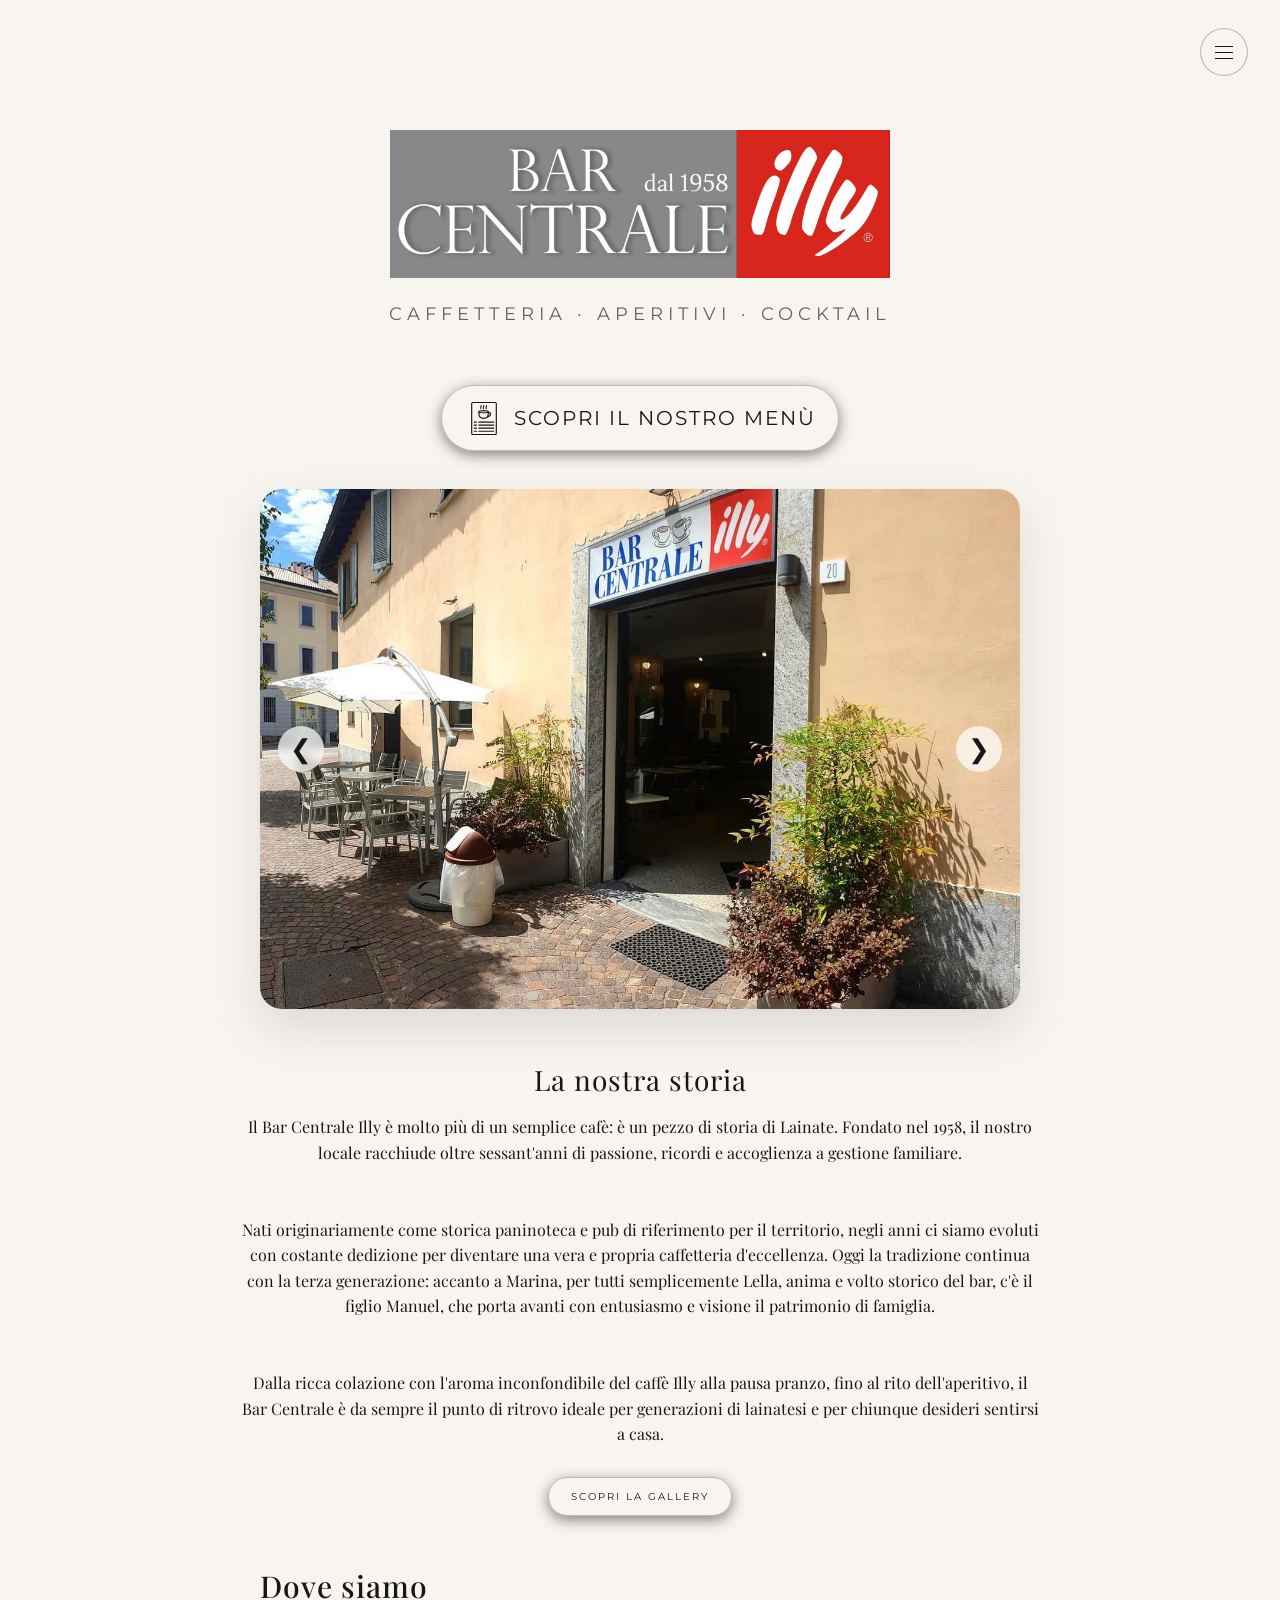
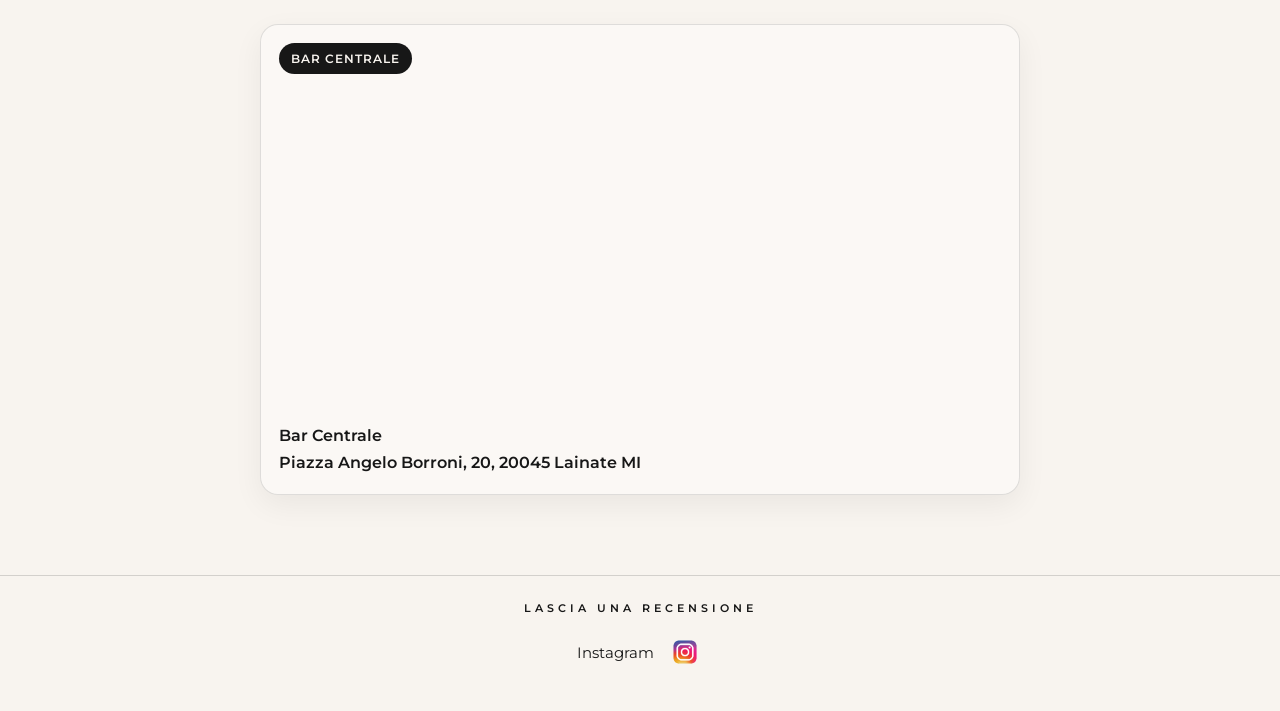
<file: index.html>
<!doctype html>

<html lang="it">
  <head>
    <meta charset="UTF-8" />

    <meta name="viewport" content="width=device-width, initial-scale=1.0" />

    <title>Bar Centrale | Piazza Angelo Borroni</title>

    <!-- Global styles -->

    <link rel="stylesheet" href="global_styles.css" />

    <!-- Componenti -->

    <link rel="stylesheet" href="components/navigation/navigation.css" />

    <link rel="stylesheet" href="components/site-header/site-header.css" />

    <link rel="stylesheet" href="components/footer/footer.css" />

    <link rel="stylesheet" href="components/location-card/location-card.css" />

    <style>
      * {
        box-sizing: border-box;
        margin: 0;
        padding: 0;
      }

      html {
        scroll-behavior: smooth;
      }

      body {
        min-height: 100vh;
        background: #f8f4ef;
        color: #171717;
      }

      /* =========================
       HERO
    ========================= */

      .hero {
        min-height: 100vh;
        display: flex;
        justify-content: center;
        align-items: flex-start;
        padding: 130px 25px 80px;
      }

      .hero-content {
        width: 100%;
        max-width: 800px;
        text-align: center;
      }

      /* =========================
       IMAGE SLIDER
    ========================= */

      .image-slider {
        margin: 38px auto 52px;
      }

      .slide {
        max-width: 100%;
      }

      /* =========================
       LOCATION
    ========================= */

      .location {
        margin-top: 45px;
        font-size: 11px;
        letter-spacing: 3px;
        text-transform: uppercase;
        opacity: 0.6;
      }

      /* =========================
       PULSANTE MENU
    ========================= */

      .menu-link {
        display: inline-flex;
        align-items: center;
        margin-top: 30px;
        padding: 12px 22px;
        border: 1px solid rgba(23, 23, 23, 0.25);
        border-radius: 999px;
        box-shadow: 0 4px 14px rgba(23, 23, 23, 0.5);
        color: #171717;
        text-decoration: none;
        text-transform: uppercase;
        letter-spacing: 2px;
        font-size: 20px;
        transition:
          background 0.2s ease,
          transform 0.2s ease;
      }

      .menu-link:hover {
        background: rgba(23, 23, 23, 0.04);
        transform: translateY(-1px);
      }

      /* =========================
       PULSANTE GALLERY
    ========================= */

      .gallery-link {
        display: inline-block;
        margin-top: 30px;
        padding: 12px 22px;
        border: 1px solid rgba(23, 23, 23, 0.25);
        border-radius: 999px;
        box-shadow: 0 4px 14px rgba(23, 23, 23, 0.5);
        color: #171717;
        text-decoration: none;
        text-transform: uppercase;
        letter-spacing: 2px;
        font-size: 10px;
        transition:
          background 0.2s ease,
          transform 0.2s ease;
      }

      .gallery-link:hover {
        background: rgba(23, 23, 23, 0.04);
        transform: translateY(-1px);
      }

      /* =========================
       STORY SECTION
    ========================= */

      .story-title {
        font-family: "Playfair Display", serif;
        font-size: 28px;
        font-weight: 400;
        margin-bottom: 16px;
        letter-spacing: 1px;
      }

      .story-description {
        font-family: "Playfair Display", serif;
        font-weight: 400;
        font-size: 16px;
        line-height: 1.6;
      }

      /* =========================
       STORY ANIMATIONS
    ========================= */

      @keyframes pop-word {
        to {
          opacity: 1;
          transform: rotateX(0deg);
        }
      }

      @keyframes fade-chunk {
        to {
          opacity: 1;
          transform: translateY(0);
        }
      }

      .story-title {
        perspective: 600px;
      }

      .story-word {
        display: inline-block;
        opacity: 0;
        transform: rotateX(100deg);
        transform-origin: 50% 100%;
      }

      .story-title.animate .story-word {
        animation: pop-word 1.2s cubic-bezier(0.14, 1.23, 0.33, 1.16) forwards;
      }

      .story-description {
        opacity: 1;
      }

      .story-chunk {
        display: block;
        opacity: 0;
        transform: translateY(14px);
      }

      .story-description.animate .story-chunk {
        animation: fade-chunk 1.2s ease forwards;
      }

      /* =========================
       SCROLL INDICATOR
    ========================= */

      .scroll {
        position: absolute;
        bottom: 30px;
        left: 50%;
        transform: translateX(-50%);
        font-size: 10px;
        letter-spacing: 3px;
        text-transform: uppercase;
        opacity: 0.5;
      }

      /* =========================
       MOBILE
    ========================= */

      @media (max-width: 700px) {
        .nav {
          padding: 20px;
        }
        .navigation {
          top: 78px;
          right: 20px;
        }
        .hero {
          padding: 110px 22px 50px;
        }
        .location {
          font-size: 9px;
          letter-spacing: 2px;
        }
        .story-title {
          font-size: 24px;
        }
        .story-description {
          font-size: 15px;
        }
        .menu-link {
          font-size: 15px;
        }
        .gallery-link {
          font-size: 10px;
        }
        .scroll {
          display: none;
        }
      }
    </style>
  </head>

  <body>
    <!-- NAVIGAZIONE -->

    <div id="nav-container"></div>

    <script src="components/navigation/navigation.js"></script>

    <!-- =========================

       HERO

  ========================== -->

    <main class="hero">
      <div class="hero-content">
        <!-- HEADER -->

        <div id="site-header-container"></div>

        <script src="components/site-header/site-header.js"></script>

        <!-- UNICO PULSANTE MENU -->

        <a class="menu-link" href="menu.html">
          <svg
            xmlns="http://www.w3.org/2000/svg"
            viewBox="0 0 474 562"
            aria-hidden="true"
            style="
              width: 2em;
              height: 2em;
              vertical-align: middle;
              margin-right: 10px;
              display: inline-block;
            "
          >
            <rect
              x="64"
              y="63"
              width="346"
              height="450"
              rx="18"
              fill="none"
              stroke="currentColor"
              stroke-width="16"
            />
            <g
              fill="none"
              stroke="currentColor"
              stroke-width="15"
              stroke-linecap="round"
              stroke-linejoin="round"
            >
              <path d="M195 106 C210 122 178 127 193 149" />
              <path d="M233 106 C248 122 216 127 231 149" />
              <path d="M271 106 C286 122 254 127 269 149" />
            </g>
            <g
              fill="none"
              stroke="currentColor"
              stroke-width="16"
              stroke-linecap="round"
              stroke-linejoin="round"
            >
              <ellipse cx="231.5" cy="192.5" rx="65.5" ry="15.5" />
              <path
                d="M166 193 V222 C166 261 191 287 231 287 C271 287 297 261 297 222 V193"
              />
              <path
                d="M299 211 C319 200 329 210 329 224 C329 241 314 255 291 262"
              />
            </g>
            <g
              fill="none"
              stroke="currentColor"
              stroke-width="16"
              stroke-linecap="round"
            >
              <path d="M101 338 H131 M164 338 H373" />
              <path d="M101 381 H131 M164 381 H373" />
              <path d="M101 424 H131 M164 424 H373" />
              <path d="M101 467 H131 M164 467 H373" />
            </g></svg
          >Scopri il nostro menù
        </a>

        <!-- SLIDER IMMAGINI -->

        <div id="image-slider-container"></div>

        <script src="components/image-slider/image-slider.js"></script>

        <!-- =========================

           LA NOSTRA STORIA

      ========================== -->

        <h2 class="story-title">La nostra storia</h2>

        <p class="story-description">
          Il Bar Centrale Illy è molto più di un semplice cafè: è un pezzo di
          storia di Lainate. Fondato nel 1958, il nostro locale racchiude oltre
          sessant'anni di passione, ricordi e accoglienza a gestione familiare.

          <br /><br />

          Nati originariamente come storica paninoteca e pub di riferimento per
          il territorio, negli anni ci siamo evoluti con costante dedizione per
          diventare una vera e propria caffetteria d'eccellenza. Oggi la
          tradizione continua con la terza generazione: accanto a Marina, per
          tutti semplicemente Lella, anima e volto storico del bar, c'è il
          figlio Manuel, che porta avanti con entusiasmo e visione il patrimonio
          di famiglia.

          <br /><br />

          Dalla ricca colazione con l'aroma inconfondibile del caffè Illy alla
          pausa pranzo, fino al rito dell'aperitivo, il Bar Centrale è da sempre
          il punto di ritrovo ideale per generazioni di lainatesi e per chiunque
          desideri sentirsi a casa.
        </p>

        <!-- PULSANTE GALLERY -->

        <a class="gallery-link" href="gallery.html"> Scopri la gallery </a>

        <!-- LOCATION CARD -->

        <div id="location-card-container"></div>
      </div>
    </main>

    <!-- =========================

       FOOTER

  ========================== -->

    <div id="footer-container"></div>

    <script src="components/footer/footer.js"></script>

    <script src="components/location-card/location-card.js"></script>

    <script>
      /* =========================

       STORY REVEAL

    ========================= */

      (function () {
        const title = document.querySelector(".story-title");
        const desc = document.querySelector(".story-description");

        // Wrap each title word in an animated span
        const words = title.textContent.trim().split(/\s+/);
        title.innerHTML = words
          .map(
            (w, i) =>
              `<span class="story-word" style="animation-delay:${(i * 0.06).toFixed(2)}s">${w}</span>`,
          )
          .join(" ");

        // Split description on paragraph breaks and wrap each in an animated span
        const paragraphs = desc.innerHTML.split(/<br\s*\/?>\s*<br\s*\/?>/i);
        const titleDelay = words.length * 0.06 + 0.1;
        desc.innerHTML = paragraphs
          .map(
            (p, i) =>
              `<span class="story-chunk" style="animation-delay:${(titleDelay + i * 0.2).toFixed(2)}s">${p.trim()}</span>`,
          )
          .join("<br><br>");

        const storyObserver = new IntersectionObserver(
          (entries) => {
            entries.forEach((entry) => {
              if (entry.isIntersecting) {
                entry.target.classList.add("animate");
                storyObserver.unobserve(entry.target);
              }
            });
          },
          { threshold: 0.25 },
        );

        storyObserver.observe(title);
        storyObserver.observe(desc);
      })();
    </script>
  </body>
</html>
</file>
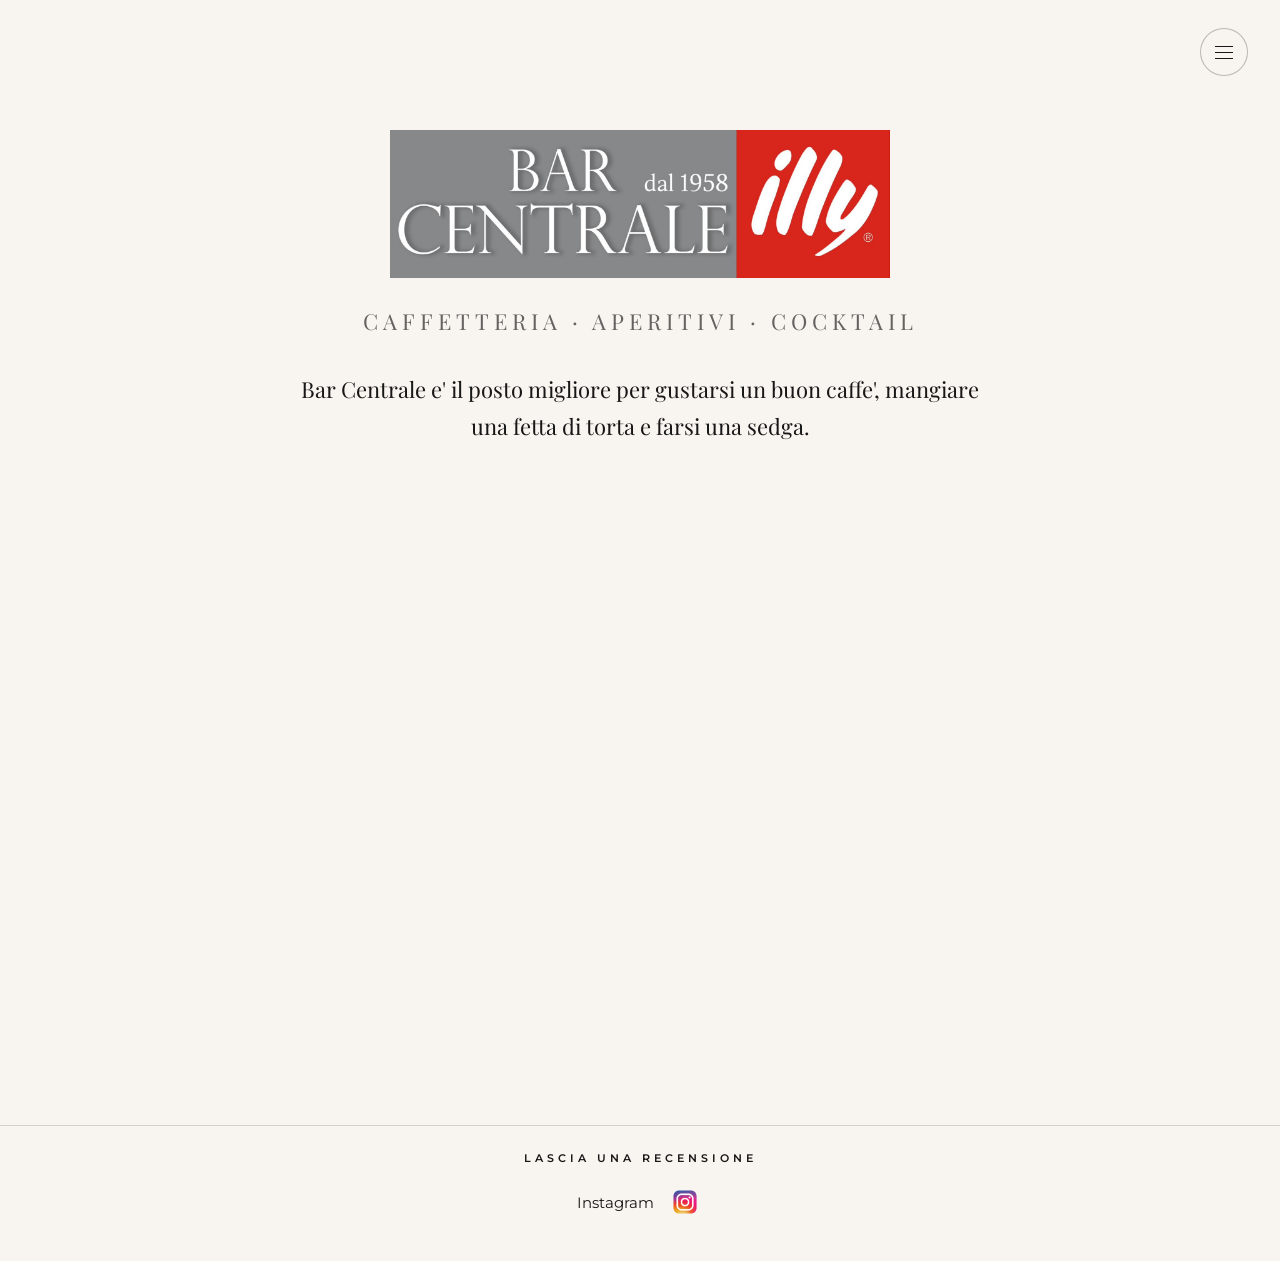
<file: chi-siamo.html>
<!doctype html>

<html lang="it">
  <head>
    <meta charset="UTF-8" />
    <meta name="viewport" content="width=device-width, initial-scale=1.0" />

    <title>Bar Centrale | Chi Siamo</title>

    <link rel="stylesheet" href="global_styles.css" />

    <link rel="stylesheet" href="components/navigation/navigation.css" />
    <link rel="stylesheet" href="components/site-header/site-header.css" />
    <link rel="stylesheet" href="components/footer/footer.css" />
    <link rel="stylesheet" href="components/location-card/location-card.css" />

    <style>
      * {
        box-sizing: border-box;
        margin: 0;
        padding: 0;
      }

      body {
        min-height: 100vh;
        background: #f8f4ef;
        color: #171717;
      }

      .page {
        max-width: 750px;
        margin: auto;
        padding: 130px 25px 80px;
        text-align: center;
      }

      h1 {
        margin-bottom: 25px;
      }

      .page p {
        font-family: "Playfair Display", serif;
        font-size: 22px;
        line-height: 1.7;
      }

      @media (max-width: 700px) {
        .nav {
          padding: 20px;
        }

        .navigation {
          top: 78px;
          right: 20px;
        }

        .page {
          padding-top: 110px;
        }

        .page p {
          font-size: 19px;
        }
      }
    </style>
  </head>

  <body>
    <div id="nav-container"></div>
    <script src="components/navigation/navigation.js"></script>

    <main class="page">
      <div id="site-header-container"></div>
      <script src="components/site-header/site-header.js"></script>

      <p>
        Bar Centrale e' il posto migliore per gustarsi un buon caffe', mangiare
        una fetta di torta e farsi una sedga.
      </p>

      <div id="location-card-container"></div>
    </main>

    <div id="footer-container"></div>
    <script src="components/footer/footer.js"></script>
    <script src="components/location-card/location-card.js"></script>
  </body>
</html>
</file>
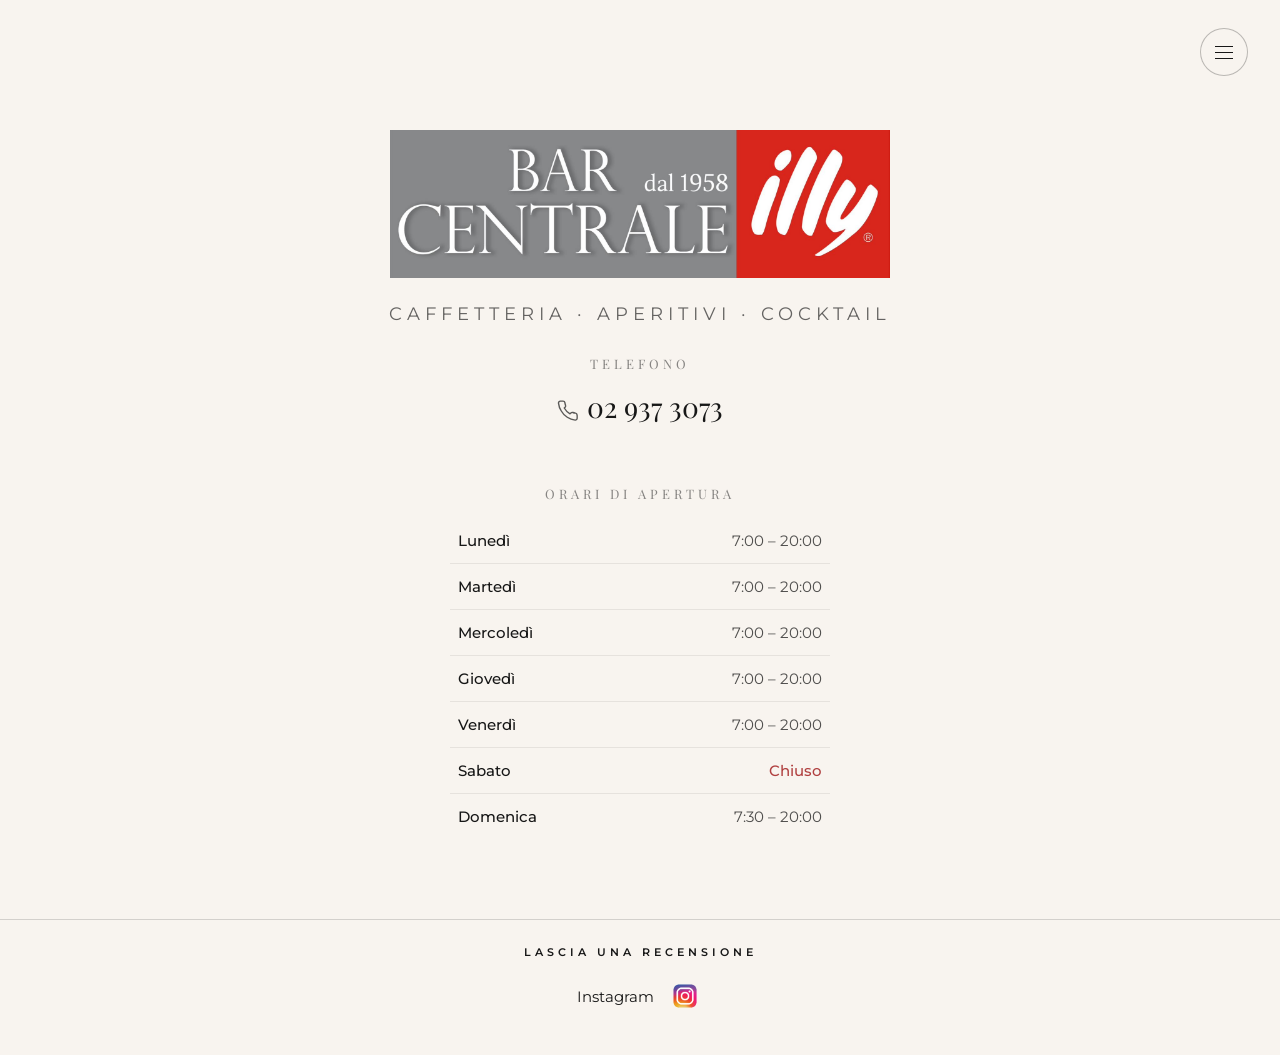
<file: contatti.html>
<!doctype html>

<html lang="it">
  <head>
    <meta charset="UTF-8" />
    <meta name="viewport" content="width=device-width, initial-scale=1.0" />

    <title>Bar Centrale | Contatti & Orari</title>

    <link rel="stylesheet" href="global_styles.css" />

    <link rel="stylesheet" href="components/navigation/navigation.css" />
    <link rel="stylesheet" href="components/site-header/site-header.css" />
    <link rel="stylesheet" href="components/footer/footer.css" />

    <style>
      * {
        box-sizing: border-box;
        margin: 0;
        padding: 0;
      }

      body {
        min-height: 100vh;
        background: #f8f4ef;
        color: #171717;
      }

      .page {
        max-width: 650px;
        margin: auto;
        padding: 130px 25px 80px;
        text-align: center;
      }

      h1 {
        margin-bottom: 50px;
      }

      .section-title {
        font-family: "Playfair Display", serif;
        font-size: 13px;
        letter-spacing: 4px;
        text-transform: uppercase;
        opacity: 0.5;
        margin-bottom: 16px;
      }

      .phone {
        font-family: "Playfair Display", serif;
        font-size: 28px;
        font-weight: 400;
        margin-bottom: 60px;
      }

      .phone a {
        color: #171717;
        text-decoration: none;
      }

      .phone a:hover {
        opacity: 0.65;
      }

      .hours-table {
        width: 100%;
        max-width: 380px;
        margin: 0 auto;
        border-collapse: collapse;
      }

      .hours-table tr {
        border-bottom: 1px solid rgba(23, 23, 23, 0.08);
      }

      .hours-table tr:last-child {
        border-bottom: none;
      }

      .hours-table td {
        padding: 13px 8px;
        font-family: "Montserrat", sans-serif;
        font-size: 15px;
      }

      .hours-table td:first-child {
        text-align: left;
        font-weight: 500;
      }

      .hours-table td:last-child {
        text-align: right;
        opacity: 0.75;
      }

      .closed {
        color: #b04040;
        font-weight: 500;
        opacity: 1 !important;
      }

      @media (max-width: 700px) {
        .nav {
          padding: 20px;
        }

        .navigation {
          top: 78px;
          right: 20px;
        }

        .page {
          padding-top: 110px;
        }

        h1 {
          font-size: 36px;
          margin-bottom: 40px;
        }

        .phone {
          font-size: 24px;
        }

        .hours-table td {
          font-size: 14px;
        }
      }
    </style>
  </head>

  <body>
    <div id="nav-container"></div>
    <script src="components/navigation/navigation.js"></script>

    <main class="page">
      <div id="site-header-container"></div>
      <script src="components/site-header/site-header.js"></script>

      <p class="section-title">Telefono</p>
      <p class="phone">
        <svg
          xmlns="http://www.w3.org/2000/svg"
          width="22"
          height="22"
          viewBox="0 0 24 24"
          fill="none"
          stroke="currentColor"
          stroke-width="1.5"
          stroke-linecap="round"
          stroke-linejoin="round"
          style="vertical-align: middle; margin-right: 8px; opacity: 0.7"
        >
          <path
            d="M22 16.92v3a2 2 0 0 1-2.18 2 19.79 19.79 0 0 1-8.63-3.07A19.5 19.5 0 0 1 4.69 12a19.79 19.79 0 0 1-3.07-8.67A2 2 0 0 1 3.6 1.18h3a2 2 0 0 1 2 1.72c.127.96.361 1.903.7 2.81a2 2 0 0 1-.45 2.11L7.91 8.77a16 16 0 0 0 6.29 6.29l.96-.96a2 2 0 0 1 2.11-.45c.907.339 1.85.573 2.81.7a2 2 0 0 1 1.72 2.02z"
          /></svg
        ><a href="tel:0293730738">02 937 3073</a>
      </p>

      <p class="section-title">Orari di apertura</p>
      <table class="hours-table">
        <tbody>
          <tr>
            <td>Lunedì</td>
            <td>7:00 – 20:00</td>
          </tr>
          <tr>
            <td>Martedì</td>
            <td>7:00 – 20:00</td>
          </tr>
          <tr>
            <td>Mercoledì</td>
            <td>7:00 – 20:00</td>
          </tr>
          <tr>
            <td>Giovedì</td>
            <td>7:00 – 20:00</td>
          </tr>
          <tr>
            <td>Venerdì</td>
            <td>7:00 – 20:00</td>
          </tr>
          <tr>
            <td>Sabato</td>
            <td class="closed">Chiuso</td>
          </tr>
          <tr>
            <td>Domenica</td>
            <td>7:30 – 20:00</td>
          </tr>
        </tbody>
      </table>
    </main>

    <div id="footer-container"></div>
    <script src="components/footer/footer.js"></script>
  </body>
</html>
</file>
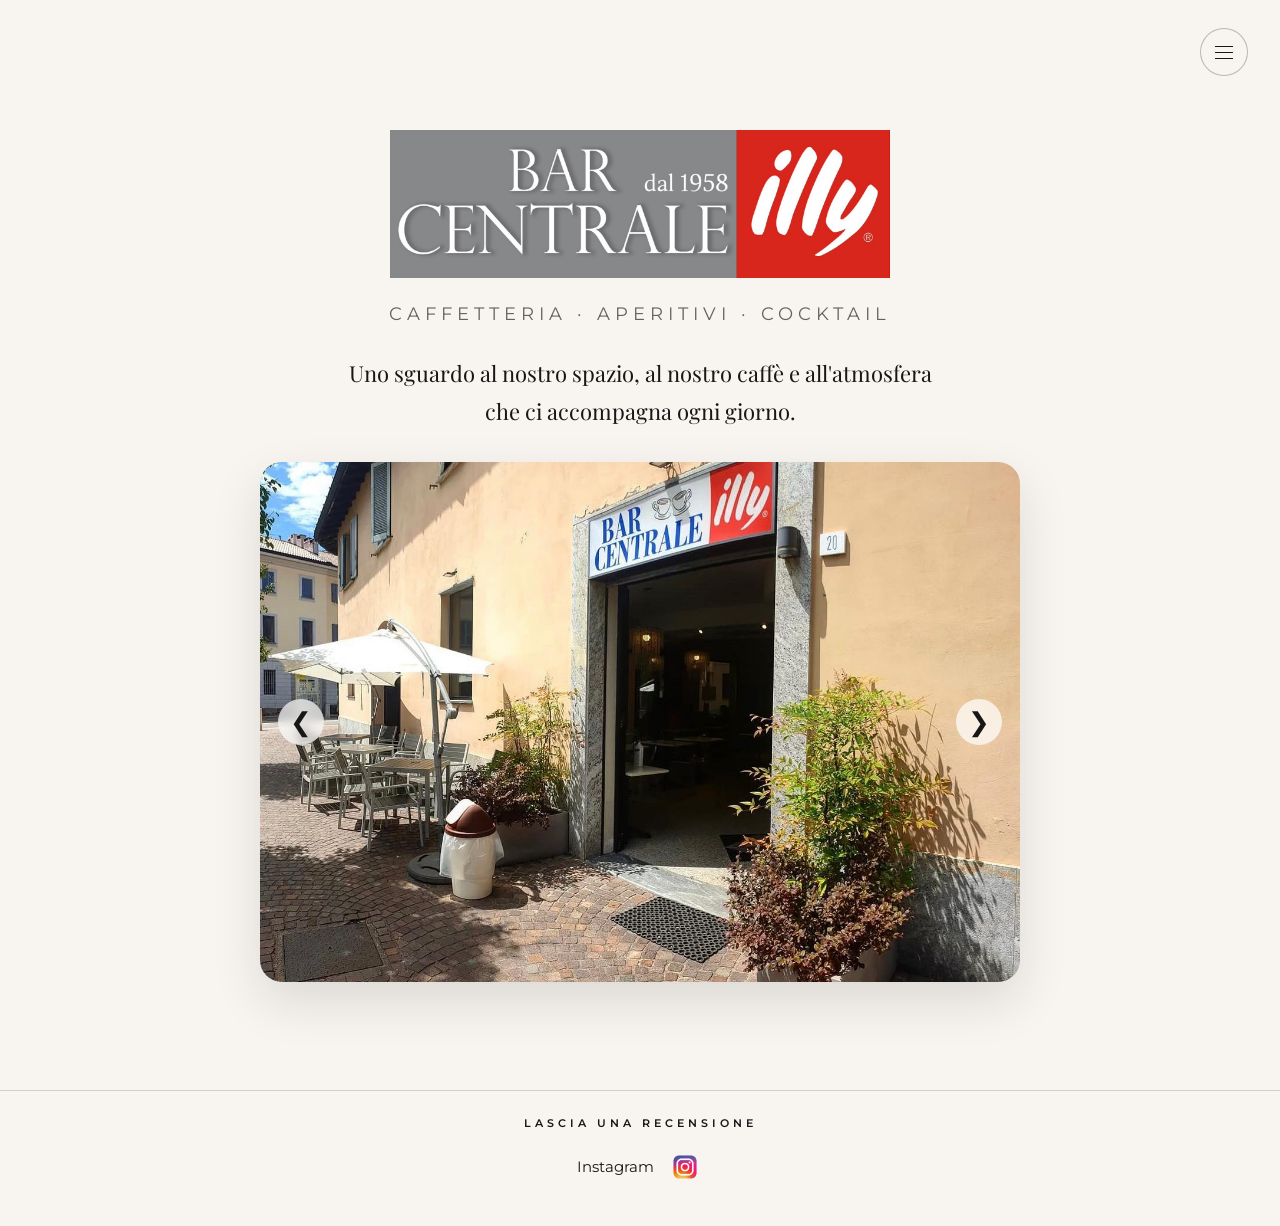
<file: gallery.html>
<!-- Gallery section with images-->

<!doctype html>

<html lang="it">
  <head>
    <meta charset="UTF-8" />
    <meta name="viewport" content="width=device-width, initial-scale=1.0" />

    <title>Bar Centrale | Gallery</title>

    <link rel="stylesheet" href="global_styles.css" />

    <link rel="stylesheet" href="components/navigation/navigation.css" />
    <link rel="stylesheet" href="components/site-header/site-header.css" />
    <link rel="stylesheet" href="components/footer/footer.css" />

    <style>
      * {
        box-sizing: border-box;
        margin: 0;
        padding: 0;
      }

      body {
        min-height: 100vh;
        background: #f8f4ef;
        color: #171717;
      }

      .page {
        max-width: 920px;
        margin: auto;
        padding: 130px 25px 80px;
        text-align: center;
      }

      h1 {
        margin-bottom: 25px;
      }

      .gallery-intro {
        max-width: 620px;
        margin: 0 auto 32px;
        font-family: "Playfair Display", serif;
        font-size: 22px;
        line-height: 1.7;
      }

      .image-slider {
        margin: 0 auto 28px;
      }

      @media (max-width: 700px) {
        .nav {
          padding: 20px;
        }

        .navigation {
          top: 78px;
          right: 20px;
        }

        .page {
          padding-top: 110px;
        }

        .gallery-intro {
          font-size: 19px;
        }
      }
    </style>
  </head>

  <body>
    <div id="nav-container"></div>
    <script src="components/navigation/navigation.js"></script>

    <main class="page">
      <div id="site-header-container"></div>
      <script src="components/site-header/site-header.js"></script>

      <p class="gallery-intro">
        Uno sguardo al nostro spazio, al nostro caffè e all'atmosfera che ci
        accompagna ogni giorno.
      </p>

      <div id="image-slider-container"></div>
      <script src="components/image-slider/image-slider.js"></script>
    </main>

    <div id="footer-container"></div>
    <script src="components/footer/footer.js"></script>
  </body>
</html>
</file>
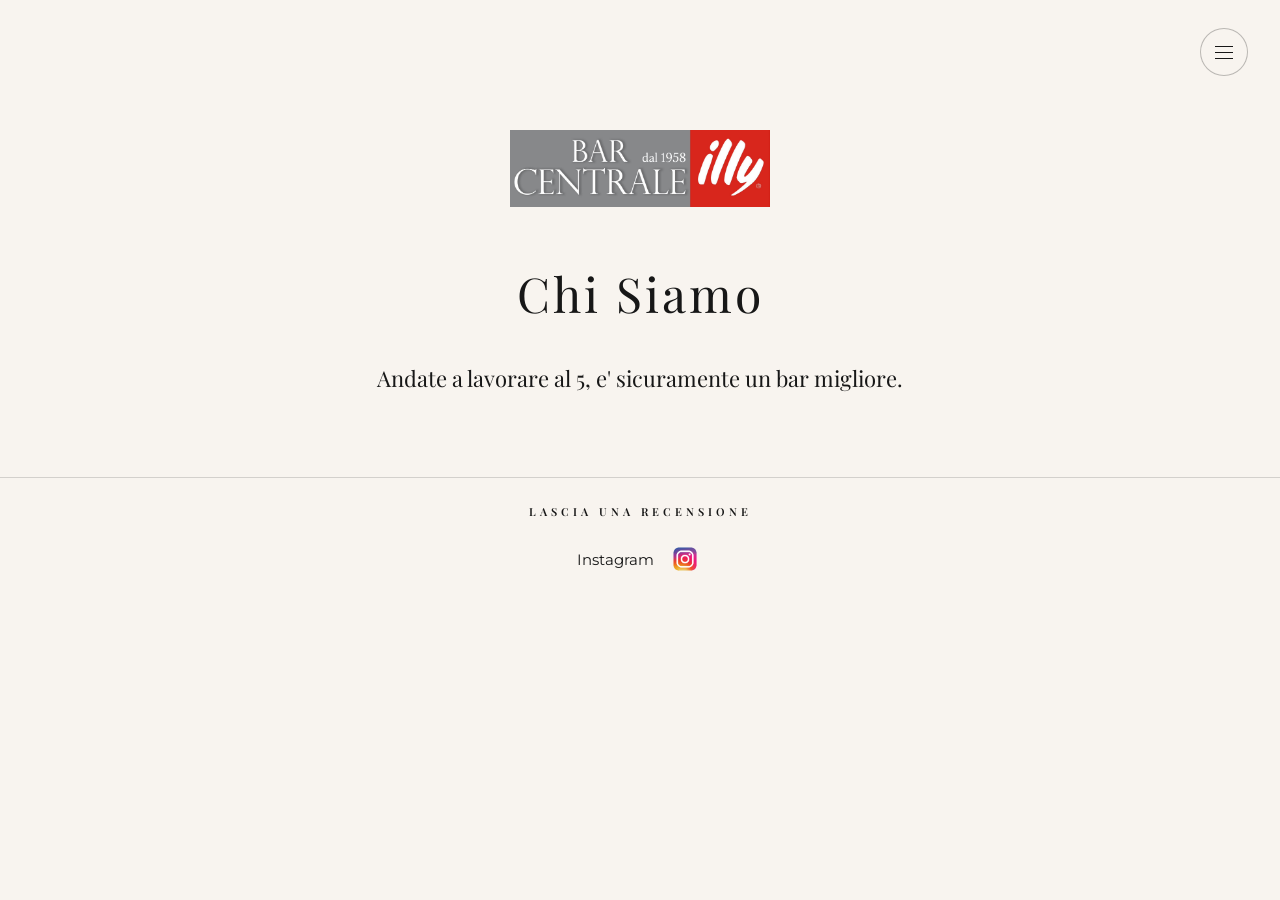
<file: lavora-con-noi.html>
<!doctype html>

<html lang="it">
  <head>
    <meta charset="UTF-8" />
    <meta name="viewport" content="width=device-width, initial-scale=1.0" />

    <title>Bar Centrale | Lavora Con Noi</title>

    <link rel="preconnect" href="https://fonts.googleapis.com" />
    <link rel="preconnect" href="https://fonts.gstatic.com" crossorigin />

    <link
      href="https://fonts.googleapis.com/css2?family=Montserrat:wght@300;400;500;600&family=Playfair+Display:wght@400;500&display=swap"
      rel="stylesheet"
    />

    <link rel="stylesheet" href="components/navigation/navigation.css" />
    <link rel="stylesheet" href="components/footer/footer.css" />

    <style>
      * {
        box-sizing: border-box;
        margin: 0;
        padding: 0;
      }

      body {
        min-height: 100vh;
        background: #f8f4ef;
        color: #171717;
        font-family: "Montserrat", sans-serif;
      }

      .page {
        max-width: 750px;
        margin: auto;
        padding: 130px 25px 80px;
        text-align: center;
      }

      .logo-image {
        width: min(260px, 70vw);
        margin-bottom: 50px;
      }

      h1 {
        font-family: "Playfair Display", serif;
        font-size: 48px;
        font-weight: 400;
        letter-spacing: 3px;
        margin-bottom: 35px;
      }

      p {
        font-family: "Playfair Display", serif;
        font-size: 22px;
        line-height: 1.7;
      }

      @media (max-width: 700px) {
        .nav {
          padding: 20px;
        }

        .navigation {
          top: 78px;
          right: 20px;
        }

        .page {
          padding-top: 110px;
        }

        h1 {
          font-size: 38px;
        }

        p {
          font-size: 19px;
        }
      }
    </style>
  </head>

  <body>
    <div id="nav-container"></div>
    <script src="components/navigation/navigation.js"></script>

    <main class="page">
      <img src="assets/bar_logo.jpeg" alt="Bar Centrale" class="logo-image" />

      <h1>Chi Siamo</h1>

      <p>Andate a lavorare al 5, e' sicuramente un bar migliore.</p>
    </main>

    <div id="footer-container"></div>
    <script src="components/footer/footer.js"></script>
  </body>
</html>
</file>
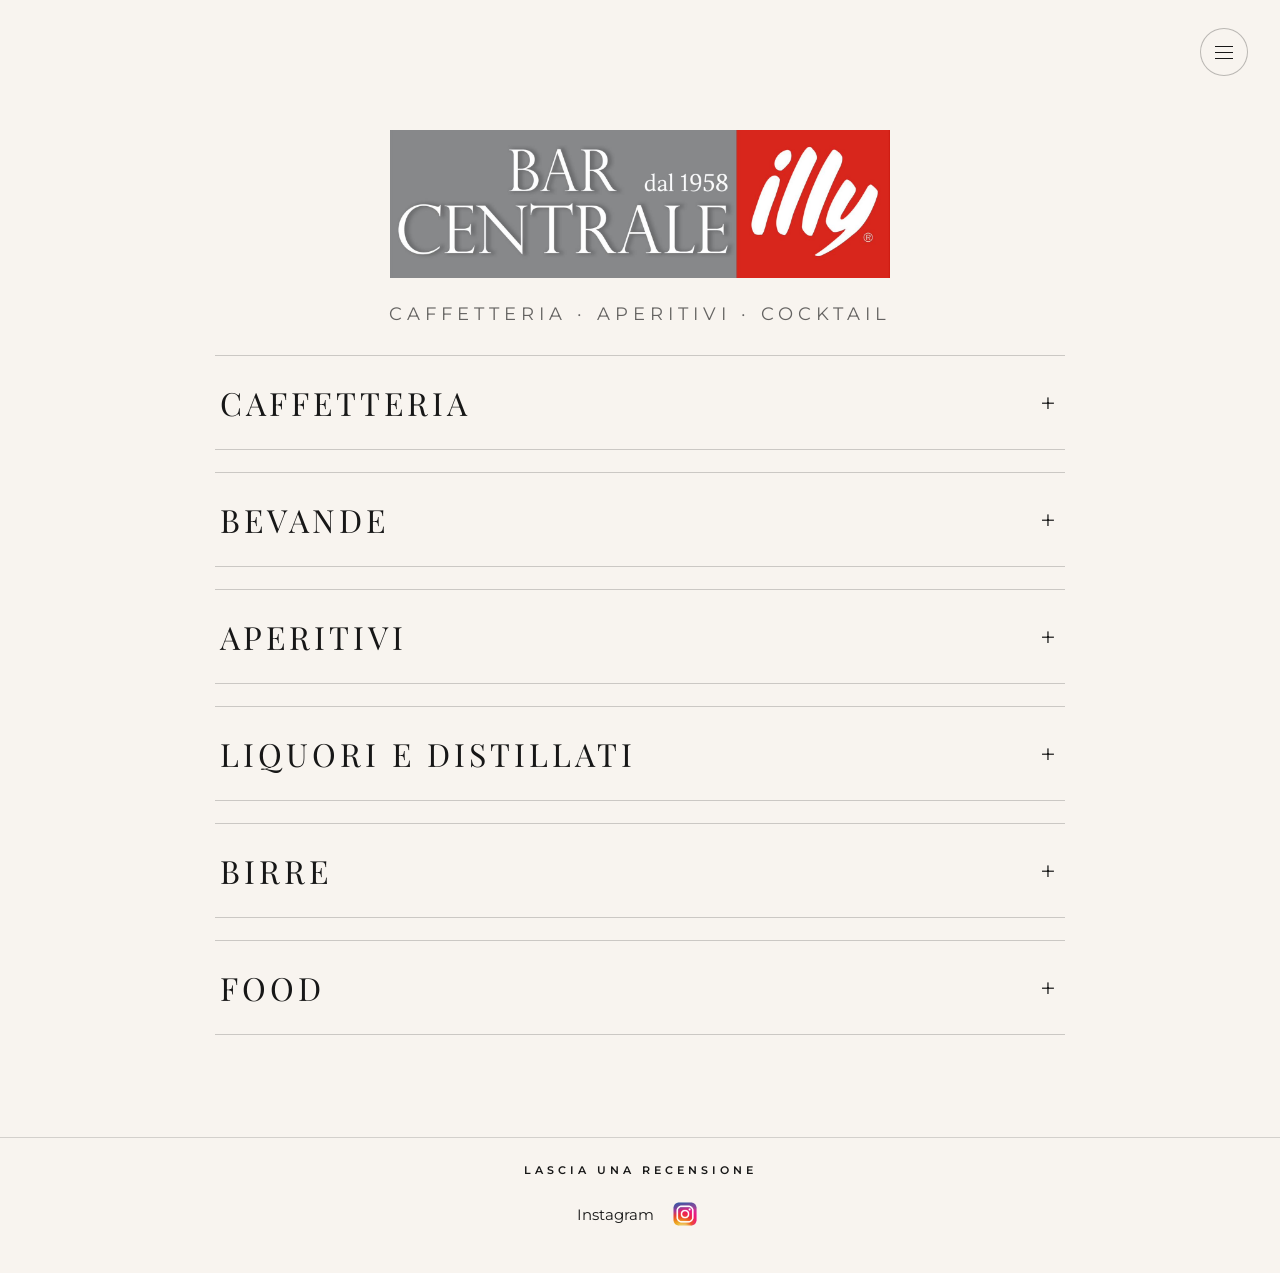
<file: menu.html>
<!doctype html>

<html lang="it">
  <head>
    <meta charset="UTF-8" />
    <meta name="viewport" content="width=device-width, initial-scale=1.0" />

    <title>Bar Centrale | Menu</title>

    <!-- Global styles -->

    <link rel="stylesheet" href="global_styles.css" />

    <!-- Components -->

    <link rel="stylesheet" href="components/navigation/navigation.css" />
    <link rel="stylesheet" href="components/site-header/site-header.css" />
    <link rel="stylesheet" href="components/footer/footer.css" />

    <style>
      /* =========================
     RESET & GLOBAL
  ========================== */

      *,
      *::before,
      *::after {
        box-sizing: border-box;
        margin: 0;
        padding: 0;
      }

      html {
        scroll-behavior: smooth;
      }

      body {
        min-height: 100vh;
        background: #f8f4ef;
        color: #171717;
      }

      /* =========================
     PAGE
  ========================== */

      .page {
        max-width: 900px;
        margin: 0 auto;
        padding: 130px 25px 80px;
      }

      /* =========================
     SEZIONI A TENDINA
  ========================== */

      .accordion {
        margin-bottom: 22px;
        border-top: 1px solid rgba(0, 0, 0, 0.18);
        border-bottom: 1px solid rgba(0, 0, 0, 0.18);
      }

      .accordion summary {
        list-style: none;
        cursor: pointer;

        display: flex;
        justify-content: space-between;
        align-items: center;

        padding: 25px 5px;

        font-family: "Playfair Display", serif;
        font-size: 32px;
        font-weight: 400;
        letter-spacing: 4px;
        text-transform: uppercase;

        user-select: none;
      }

      .accordion summary::-webkit-details-marker {
        display: none;
      }

      .accordion summary::after {
        content: "+";
        font-family: "Montserrat", sans-serif;
        font-size: 28px;
        font-weight: 300;
        transition: transform 0.3s ease;
      }

      .accordion[open] summary::after {
        content: "−";
      }

      .accordion-content {
        padding: 5px 5px 35px;
        text-align: left;
      }

      /* =========================
     VOCI MENU
  ========================== */

      .two-columns {
        display: grid;
        grid-template-columns: 1fr 1fr;
        gap: 55px;
        align-items: start;
        justify-items: stretch;
      }

      .two-columns > div {
        text-align: left;
      }

      .menu-item {
        display: flex;
        justify-content: space-between;
        align-items: baseline;
        gap: 20px;

        margin-bottom: 12px;

        font-size: 14px;
        text-transform: uppercase;
        text-align: left;
        width: 100%;
      }

      .menu-item-name {
        flex: 1;
        text-align: left;
      }

      .price {
        white-space: nowrap;
        font-weight: 500;
      }

      /* =========================
     NOTE & INFO
  ========================== */

      .section-note {
        margin-top: 15px;
        font-size: 12px;
        text-transform: uppercase;
        text-align: center;
        opacity: 0.75;
      }

      /* =========================
     SMARTPHONE
  ========================== */

      @media (max-width: 700px) {
        .page {
          width: 100%;
          padding: 110px 22px 50px;
        }

        .accordion summary {
          padding: 20px 3px;
          font-size: 24px;
          letter-spacing: 2px;
        }

        .accordion summary::after {
          font-size: 24px;
        }

        .accordion-content {
          padding: 5px 3px 30px;
        }

        .two-columns {
          grid-template-columns: 1fr;
          gap: 0;
        }

        .menu-item {
          margin-bottom: 13px;
          font-size: 12px;
        }
      }

      @media (max-width: 430px) {
        .accordion summary {
          font-size: 21px;
          letter-spacing: 1.5px;
        }
      }
    </style>
  </head>

  <body>
    <!-- ========================= NAVIGATION ========================== -->

    <div id="nav-container"></div>
    <script src="components/navigation/navigation.js"></script>

    <!-- ========================= SITE HEADER ========================== -->

    <main class="page">
      <div id="site-header-container"></div>

      <script src="components/site-header/site-header.js"></script>

      <!-- =========================
         CAFFETTERIA
    ========================== -->

      <details class="accordion">
        <summary>Caffetteria</summary>

        <div class="accordion-content">
          <div class="two-columns">
            <!-- COLONNA SINISTRA -->

            <div>
              <div class="menu-item">
                <span class="menu-item-name">Brioche</span>
                <span class="price">€1,50</span>
              </div>

              <div class="menu-item">
                <span class="menu-item-name">Caffè</span>
                <span class="price">€1,50</span>
              </div>

              <div class="menu-item">
                <span class="menu-item-name">Caffè Americano</span>
                <span class="price">€1,50</span>
              </div>

              <div class="menu-item">
                <span class="menu-item-name">Caffè Macchiato</span>
                <span class="price">€1,50</span>
              </div>

              <div class="menu-item">
                <span class="menu-item-name">Caffè Decaffeinato</span>
                <span class="price">€1,50</span>
              </div>

              <div class="menu-item">
                <span class="menu-item-name">Caffè con Panna</span>
                <span class="price">€2,50</span>
              </div>

              <div class="menu-item">
                <span class="menu-item-name">Macchiatone</span>
                <span class="price">€1,80</span>
              </div>

              <div class="menu-item">
                <span class="menu-item-name">Cappuccio</span>
                <span class="price">€2,00</span>
              </div>

              <div class="menu-item">
                <span class="menu-item-name">Ginseng Piccolo</span>
                <span class="price">€1,50</span>
              </div>

              <div class="menu-item">
                <span class="menu-item-name">Ginseng Grande</span>
                <span class="price">€2,00</span>
              </div>
            </div>

            <!-- COLONNA DESTRA -->

            <div>
              <div class="menu-item">
                <span class="menu-item-name">Orzo Piccolo</span>
                <span class="price">€1,50</span>
              </div>

              <div class="menu-item">
                <span class="menu-item-name">Orzo Grande</span>
                <span class="price">€2,00</span>
              </div>

              <div class="menu-item">
                <span class="menu-item-name">Latte Bianco</span>
                <span class="price">€2,00</span>
              </div>

              <div class="menu-item">
                <span class="menu-item-name">Latte Macchiato</span>
                <span class="price">€2,50</span>
              </div>

              <div class="menu-item">
                <span class="menu-item-name">Caffè Corretto</span>
                <span class="price">€2,00</span>
              </div>

              <div class="menu-item">
                <span class="menu-item-name">Caffè Shakerato</span>
                <span class="price">€3,00</span>
              </div>

              <div class="menu-item">
                <span class="menu-item-name">Cioccolata Liscia</span>
                <span class="price">€3,00</span>
              </div>

              <div class="menu-item">
                <span class="menu-item-name">Crema al Caffè Piccola</span>
                <span class="price">€2,00</span>
              </div>

              <div class="menu-item">
                <span class="menu-item-name">Crema al Caffè Media</span>
                <span class="price">€3,50</span>
              </div>

              <div class="menu-item">
                <span class="menu-item-name">Selezione di thé e tisane</span>
                <span class="price">€2,50</span>
              </div>
            </div>

            <div class="menu-item">
              <span
                class="menu-item-name"
                style="font-size: 14px; font-style: italic"
                >Varianti: Soia / Deca / Ginseng</span
              >
              <span class="price">+ €0,10</span>
            </div>
          </div>
        </div>
      </details>

      <!-- =========================
         BEVANDE
    ========================== -->

      <details class="accordion">
        <summary>Bevande</summary>

        <div class="accordion-content">
          <div class="two-columns">
            <!-- COLONNA SINISTRA -->

            <div>
              <div class="menu-item">
                <span class="menu-item-name">Acqua Frizzante</span>
                <span class="price">€1,50</span>
              </div>

              <div class="menu-item">
                <span class="menu-item-name">Acqua Naturale</span>
                <span class="price">€1,50</span>
              </div>

              <div class="menu-item">
                <span class="menu-item-name">Acqua Tonica</span>
                <span class="price">€3,00</span>
              </div>

              <div class="menu-item">
                <span class="menu-item-name">Aranciata Amara</span>
                <span class="price">€3,00</span>
              </div>

              <div class="menu-item">
                <span class="menu-item-name">Cedrata</span>
                <span class="price">€3,00</span>
              </div>

              <div class="menu-item">
                <span class="menu-item-name">Chinotto</span>
                <span class="price">€3,00</span>
              </div>

              <div class="menu-item">
                <span class="menu-item-name">Coca Cola</span>
                <span class="price">€3,00</span>
              </div>

              <div class="menu-item">
                <span class="menu-item-name">Coca Zero</span>
                <span class="price">€3,00</span>
              </div>

              <div class="menu-item">
                <span class="menu-item-name">Fanta</span>
                <span class="price">€3,00</span>
              </div>

              <div class="menu-item">
                <span class="menu-item-name">Lemon Soda</span>
                <span class="price">€3,00</span>
              </div>
            </div>

            <!-- COLONNA DESTRA -->

            <div>
              <div class="menu-item">
                <span class="menu-item-name">Red Bull</span>
                <span class="price">€3,00</span>
              </div>

              <div class="menu-item">
                <span class="menu-item-name">Sprite</span>
                <span class="price">€3,00</span>
              </div>

              <div class="menu-item">
                <span class="menu-item-name">Succo Pera</span>
                <span class="price">€3,00</span>
              </div>

              <div class="menu-item">
                <span class="menu-item-name">Succo Pesca</span>
                <span class="price">€3,00</span>
              </div>

              <div class="menu-item">
                <span class="menu-item-name">Succo Albicocca</span>
                <span class="price">€3,00</span>
              </div>

              <div class="menu-item">
                <span class="menu-item-name">Succo ACE</span>
                <span class="price">€3,00</span>
              </div>

              <div class="menu-item">
                <span class="menu-item-name">Succo Ananas</span>
                <span class="price">€3,00</span>
              </div>

              <div class="menu-item">
                <span class="menu-item-name">Succo Mirtillo</span>
                <span class="price">€3,00</span>
              </div>

              <div class="menu-item">
                <span class="menu-item-name">Thé Limone</span>
                <span class="price">€3,00</span>
              </div>

              <div class="menu-item">
                <span class="menu-item-name">Thé Pesca</span>
                <span class="price">€3,00</span>
              </div>
            </div>
          </div>
        </div>
      </details>

      <!-- =========================
         APERITIVI & DRINK
    ========================== -->

      <details class="accordion">
        <summary>Aperitivi</summary>

        <div class="accordion-content">
          <div class="two-columns">
            <!-- COLONNA SINISTRA -->

            <div>
              <div class="menu-item">
                <span class="menu-item-name">Milano-Torino</span>
                <span class="price">€7,00</span>
              </div>

              <div class="menu-item">
                <span class="menu-item-name">Americano</span>
                <span class="price">€7,00</span>
              </div>

              <div class="menu-item">
                <span class="menu-item-name">Negroni</span>
                <span class="price">€7,00</span>
              </div>

              <div class="menu-item">
                <span class="menu-item-name">Sbagliato</span>
                <span class="price">€7,00</span>
              </div>

              <div class="menu-item">
                <span class="menu-item-name">Aperol Spritz</span>
                <span class="price">€7,00</span>
              </div>

              <div class="menu-item">
                <span class="menu-item-name">Campari Spritz</span>
                <span class="price">€7,00</span>
              </div>

              <div class="menu-item">
                <span class="menu-item-name">Hugo Spritz</span>
                <span class="price">€7,00</span>
              </div>

              <div class="menu-item">
                <span class="menu-item-name">
                  Gin Tonic
                  <small>(Tanqueray - Malfy)</small>
                </span>
                <span class="price">€8,00</span>
              </div>

              <div class="menu-item">
                <span class="menu-item-name">
                  Gin Tonic
                  <small>(Mare)</small>
                </span>
                <span class="price">€10,00</span>
              </div>

              <div class="menu-item">
                <span class="menu-item-name">Gin Lemon</span>
                <span class="price">€8,00</span>
              </div>

              <div class="menu-item">
                <span class="menu-item-name">Vodka Tonic</span>
                <span class="price">€7,00</span>
              </div>

              <div class="menu-item">
                <span class="menu-item-name">Vodka Lemon</span>
                <span class="price">€7,00</span>
              </div>
            </div>

            <!-- COLONNA DESTRA -->

            <div>
              <div class="menu-item">
                <span class="menu-item-name">Cubalibre</span>
                <span class="price">€7,00</span>
              </div>

              <div class="menu-item">
                <span class="menu-item-name">Jager-Bomb</span>
                <span class="price">€7,00</span>
              </div>

              <div class="menu-item">
                <span class="menu-item-name">Martini Royale</span>
                <span class="price">€7,00</span>
              </div>

              <div class="menu-item">
                <span class="menu-item-name">Campari Soda</span>
                <span class="price">€4,00</span>
              </div>

              <div class="menu-item">
                <span class="menu-item-name">Crodino</span>
                <span class="price">€4,00</span>
              </div>

              <div class="menu-item">
                <span class="menu-item-name">Sanbitter</span>
                <span class="price">€4,00</span>
              </div>

              <div class="menu-item">
                <span class="menu-item-name">Bitter Campari</span>
                <span class="price">€5,00</span>
              </div>

              <div class="menu-item">
                <span class="menu-item-name">
                  Martini Bianco / Dry / Rosso
                </span>
                <span class="price">€4,00</span>
              </div>

              <div class="menu-item">
                <span class="menu-item-name">Calice di Bianco</span>
                <span class="price">€5,00</span>
              </div>

              <div class="menu-item">
                <span class="menu-item-name">Calice di Rosso</span>
                <span class="price">€5,00</span>
              </div>

              <div class="menu-item">
                <span class="menu-item-name">Calice di Prosecco</span>
                <span class="price">€5,00</span>
              </div>
            </div>
          </div>

          <p class="section-note" style="font-size: 14px; font-style: italic">
            Aperitivo con cassetta €5,00 (max 4 persone)
          </p>
        </div>
      </details>

      <!-- =========================
         LIQUORI E DISTILLATI
    ========================== -->

      <details class="accordion">
        <summary>Liquori e distillati</summary>

        <div class="accordion-content">
          <div class="two-columns">
            <!-- COLONNA SINISTRA -->

            <div>
              <div class="menu-item">
                <span class="menu-item-name">Averna</span>
                <span class="price">€4,00</span>
              </div>

              <div class="menu-item">
                <span class="menu-item-name">Baileys</span>
                <span class="price">€4,00</span>
              </div>

              <div class="menu-item">
                <span class="menu-item-name">Braulio</span>
                <span class="price">€4,00</span>
              </div>

              <div class="menu-item">
                <span class="menu-item-name">Branca Menta</span>
                <span class="price">€4,00</span>
              </div>

              <div class="menu-item">
                <span class="menu-item-name">Fernet Branca</span>
                <span class="price">€4,00</span>
              </div>

              <div class="menu-item">
                <span class="menu-item-name">Disaronno</span>
                <span class="price">€4,00</span>
              </div>

              <div class="menu-item">
                <span class="menu-item-name">Jagermeister</span>
                <span class="price">€4,00</span>
              </div>

              <div class="menu-item">
                <span class="menu-item-name">Montenegro</span>
                <span class="price">€4,00</span>
              </div>

              <div class="menu-item">
                <span class="menu-item-name">Sambuca</span>
                <span class="price">€4,00</span>
              </div>
            </div>

            <!-- COLONNA DESTRA -->

            <div>
              <div class="menu-item">
                <span class="menu-item-name">Vecchia Romagna</span>
                <span class="price">€4,00</span>
              </div>

              <div class="menu-item">
                <span class="menu-item-name">Limoncello</span>
                <span class="price">€4,00</span>
              </div>

              <div class="menu-item">
                <span class="menu-item-name">Mirto</span>
                <span class="price">€4,00</span>
              </div>

              <div class="menu-item">
                <span class="menu-item-name">Amaro del Capo</span>
                <span class="price">€4,00</span>
              </div>

              <div class="menu-item">
                <span class="menu-item-name">Grappa Bianca</span>
                <span class="price">€4,00</span>
              </div>

              <div class="menu-item">
                <span class="menu-item-name">Grappa Barricata</span>
                <span class="price">€4,00</span>
              </div>

              <div class="menu-item">
                <span class="menu-item-name">Rum Bianco</span>
                <span class="price">€5,00</span>
              </div>

              <div class="menu-item">
                <span class="menu-item-name">Rum Scuro</span>
                <span class="price">€5,00</span>
              </div>
            </div>
          </div>
        </div>
      </details>

      <!-- =========================
         BIRRE
    ========================== -->

      <details class="accordion">
        <summary>Birre</summary>

        <div class="accordion-content">
          <div class="two-columns">
            <!-- COLONNA SINISTRA -->

            <div>
              <div class="menu-item">
                <span class="menu-item-name">Birra Piccola</span>
                <span class="price">€3,50</span>
              </div>

              <div class="menu-item">
                <span class="menu-item-name">Birra Media</span>
                <span class="price">€6,00</span>
              </div>

              <div class="menu-item">
                <span class="menu-item-name">Beck’s</span>
                <span class="price">€4,00</span>
              </div>

              <div class="menu-item">
                <span class="menu-item-name">Ceres</span>
                <span class="price">€4,00</span>
              </div>
            </div>

            <!-- COLONNA DESTRA -->

            <div>
              <div class="menu-item">
                <span class="menu-item-name">Super Tennent’s</span>
                <span class="price">€5,00</span>
              </div>

              <div class="menu-item">
                <span class="menu-item-name">Corona</span>
                <span class="price">€4,00</span>
              </div>

              <div class="menu-item">
                <span class="menu-item-name">Heineken</span>
                <span class="price">€4,00</span>
              </div>

              <div class="menu-item">
                <span class="menu-item-name">Ichnusa</span>
                <span class="price">€4,00</span>
              </div>
            </div>
          </div>
        </div>
      </details>

      <!-- =========================
    FOOD
    ========================== -->

      <details class="accordion">
        <summary>Food</summary>

        <div class="accordion-content">
          <div class="two-columns">
            <!-- COLONNA SINISTRA -->

            <div>
              <div class="menu-item">
                <span class="menu-item-name">Toast</span>
                <span class="price">€4,00</span>
              </div>

              <div class="menu-item">
                <span class="menu-item-name">Maxi Toast</span>
                <span class="price">€6,00</span>
              </div>
            </div>

            <!-- COLONNA DESTRA -->

            <div>
              <div class="menu-item">
                <span class="menu-item-name">Piadina</span>
                <span class="price">€6,00</span>
              </div>

              <div class="menu-item">
                <span class="menu-item-name">Panino</span>
                <span class="price">€6,00</span>
              </div>
            </div>
          </div>
        </div>
      </details>
    </main>

    <div id="footer-container"></div>
    <script src="components/footer/footer.js"></script>
  </body>
</html>
</file>
<file: global_styles.css>
@import url("https://fonts.googleapis.com/css2?family=Montserrat:wght@300;400;500;600&family=Playfair+Display:wght@400;500&display=swap");

*,
*::before,
*::after {
  box-sizing: border-box;
}

body {
  min-height: 100vh;
  background: #f8f4ef;
  color: #171717;
}

body {
  font-family: "Montserrat", sans-serif;
  font-weight: 400;
}

button,
input,
textarea,
select {
  font: inherit;
}

h1 {
  font-family: "Playfair Display", serif;
  font-size: 48px;
  font-weight: 400;
  letter-spacing: 3px;
}

@media (max-width: 700px) {
  h1 {
    font-size: 38px;
  }
}

/* =========================
   IMAGE SLIDER
========================= */

.image-slider {
  position: relative;
  width: min(760px, 92vw);
}

.slider-track {
  position: relative;
  overflow: hidden;
  border-radius: 22px;
  box-shadow: 0 20px 50px rgba(23, 23, 23, 0.12);
  background: #efe6dc;
  line-height: 0;
  height: 520px;
}

.slide {
  display: none;
  width: 100%;
  height: 100%;
  object-fit: cover;
  object-position: center;
}

.slide.active {
  display: block;
  animation: fadeIn 0.45s ease;
}

@keyframes fadeIn {
  from {
    opacity: 0;
  }
  to {
    opacity: 1;
  }
}

.slider-btn {
  position: absolute;
  top: 50%;
  transform: translateY(-50%);
  width: 46px;
  height: 46px;
  border: none;
  border-radius: 50%;
  background: rgba(255, 255, 255, 0.7);
  color: #171717;
  font-size: 26px;
  cursor: pointer;
  transition:
    background 0.2s ease,
    transform 0.2s ease;
  z-index: 2;
  backdrop-filter: blur(4px);
}

.slider-btn:hover {
  background: rgba(255, 255, 255, 0.9);
  transform: translateY(-50%) scale(1.05);
}

.slider-btn.prev {
  left: 18px;
}

.slider-btn.next {
  right: 18px;
}

@media (max-width: 700px) {
  .image-slider {
    width: 100%;
  }
  .slider-track {
    height: 280px;
  }
  .slider-btn {
    width: 36px;
    height: 36px;
    font-size: 20px;
  }
  .slider-btn.prev {
    left: 10px;
  }
  .slider-btn.next {
    right: 10px;
  }
  .slider-track {
    border-radius: 16px;
  }
}
</file>
<file: components/navigation/navigation.css>
/*File containing style instructions for navigation header*/

.nav {
  position: fixed;
  top: 0;
  right: 0;
  z-index: 100;
  padding: 28px 32px;
}

.menu-button {
  width: 48px;
  height: 48px;
  border: 1px solid rgba(0, 0, 0, 0.25);
  background: #f8f4ef;
  border-radius: 50%;
  display: flex;
  flex-direction: column;
  justify-content: center;
  align-items: center;
  gap: 5px;
  cursor: pointer;
}

.menu-button span {
  width: 18px;
  height: 1px;
  background: #171717;
  transition: 0.3s ease;
}

.navigation {
  position: absolute;
  top: 88px;
  right: 32px;
  min-width: 190px;
  background: #f8f4ef;
  border: 1px solid rgba(0, 0, 0, 0.15);
  padding: 10px 0;
  opacity: 0;
  visibility: hidden;
  transform: translateY(-10px);
  transition: 0.25s ease;
}

.nav.open .navigation {
  opacity: 1;
  visibility: visible;
  transform: translateY(0);
}

.navigation a {
  display: block;
  padding: 14px 20px;
  color: #171717;
  text-decoration: none;
  font-size: 13px;
  text-transform: uppercase;
  letter-spacing: 2px;
  transition: background 0.2s ease;
}

.navigation a:hover {
  background: rgba(0, 0, 0, 0.05);
}

@media (max-width: 700px) {
  .nav {
    padding: 20px;
  }

  .navigation {
    top: 78px;
    right: 20px;
  }
}
</file>
<file: components/site-header/site-header.css>
.site-header {
  text-align: center;
}

.site-header__logo {
  display: block;
  width: min(500px, 80vw);
  height: auto;
  margin: 0 auto 25px;
}

.site-header__subtitle {
  font-size: 18px;
  letter-spacing: 5px;
  text-transform: uppercase;
  opacity: 0.65;
  margin-bottom: 30px;
}

@media (max-width: 700px) {
  .site-header__logo {
    width: min(300px, 78vw);
  }

  .site-header__subtitle {
    font-size: 17px;
    letter-spacing: 3px;
    margin-bottom: 22px;
    max-width: min(300px, 78vw);
    margin-left: auto;
    margin-right: auto;
  }
}
</file>
<file: components/footer/footer.css>
/* -------------------------
   FOOTER
------------------------ */

footer {
  text-align: center;
  padding-top: 25px;
  padding-bottom: 30px;
  border-top: 1px solid rgba(0, 0, 0, 0.15);
}

.social-title {
  font-weight: 600;
  text-transform: uppercase;
  letter-spacing: 4px;
  font-size: 11px;
  margin-bottom: 18px;
}

.social-title a {
  color: inherit;
  text-decoration: none;
}

.socials {
  font-size: 15px;
  margin-bottom: 10px;
}

.socials a {
  color: #171717;
  text-decoration: none;
  margin: 0 10px;
}

.instagram {
  font-weight: 600;
  margin-top: 15px;
}

.address {
  margin-top: 8px;
  font-size: 12px;
  opacity: 0.65;
}

.instagram-footer-logo {
  width: 38px;
  height: 38px;
  object-fit: contain;
  display: inline-block;
  flex-shrink: 0;
  pointer-events: none;
}
</file>
<file: components/location-card/location-card.css>
/* -------------------------
   LOCATION CARD
------------------------ */

.location-section {
  width: 100%;
  max-width: 760px;
  margin: 50px auto 0;
  text-align: left;
}

.location-section h2 {
  font-family: "Playfair Display", serif;
  font-size: 30px;
  font-weight: 500;
  letter-spacing: 1px;
  margin-bottom: 18px;
  color: #171717;
}

.location-card {
  background: rgba(255, 255, 255, 0.4);
  border: 1px solid rgba(23, 23, 23, 0.12);
  border-radius: 18px;
  padding: 18px;
  box-shadow: 0 10px 30px rgba(24, 20, 16, 0.06);
}

.map-frame {
  width: 100%;
  height: 320px;
  border: 0;
  border-radius: 14px;
  display: block;
  margin-bottom: 16px;
}

.location-address {
  font-family: "Montserrat", sans-serif;
  font-size: 16px;
  line-height: 1.7;
  color: #2d2d2d;
}

.location-address a {
  color: #171717;
  text-decoration: none;
  font-weight: 600;
}

.map-label {
  display: inline-block;
  margin-bottom: 12px;
  padding: 8px 12px;
  background: #171717;
  color: #f8f4ef;
  border-radius: 999px;
  font-size: 12px;
  letter-spacing: 1px;
  text-transform: uppercase;
  font-weight: 600;
}

/* -------------------------
   LOCATION REVEAL ANIMATIONS
------------------------ */

.location-section h2 {
  perspective: 600px;
}

.location-word {
  display: inline-block;
  opacity: 0;
  transform: rotateX(100deg);
  transform-origin: 50% 100%;
}

.location-section.animate h2 .location-word {
  animation: pop-word 1.2s cubic-bezier(0.14, 1.23, 0.33, 1.16) forwards;
}

.location-card {
  opacity: 0;
  transform: translateY(14px);
}

.location-section.animate .location-card {
  animation: fade-chunk 1.2s ease forwards;
}

@media (max-width: 700px) {
  .location-section {
    margin-top: 40px;
  }
}
</file>
